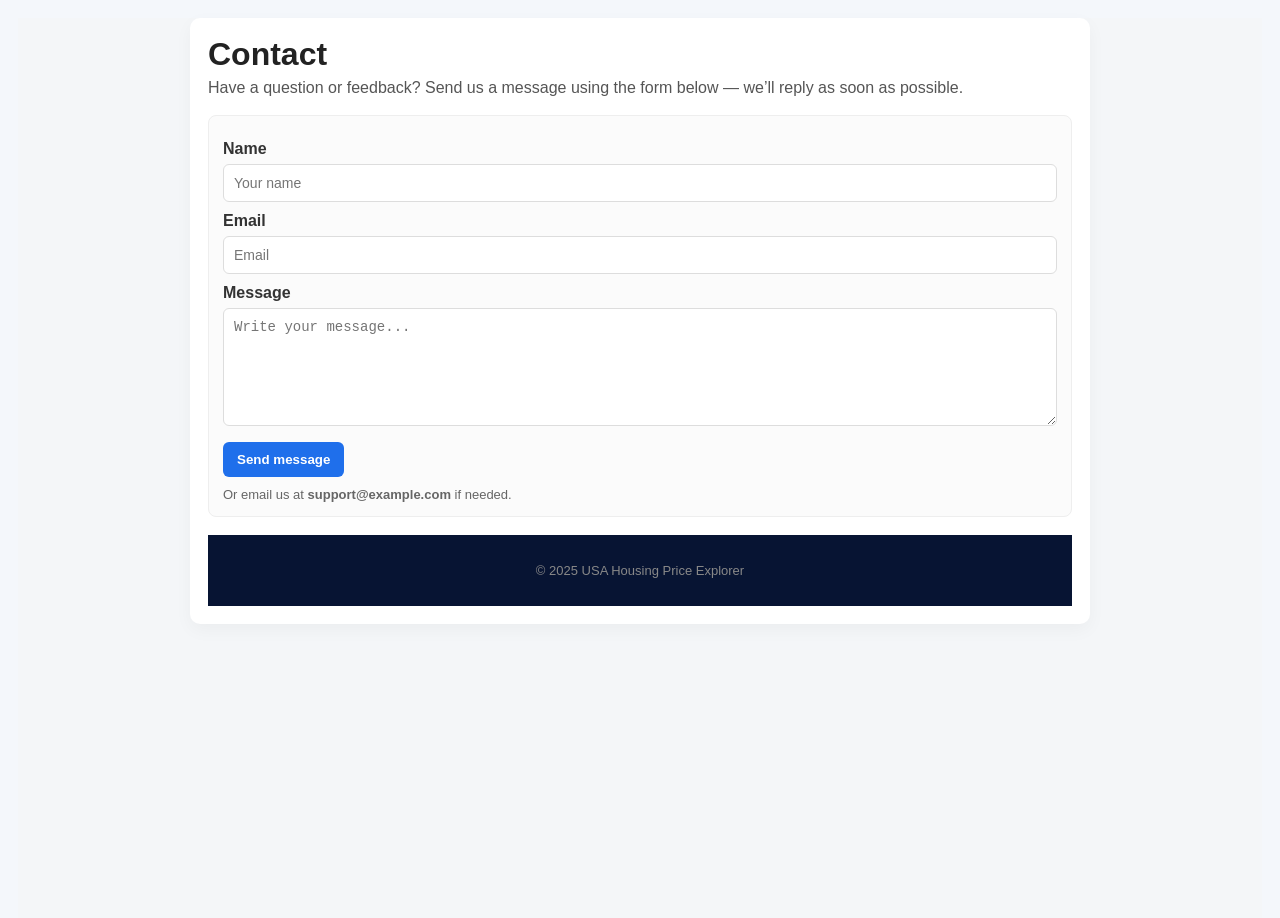
<file: USA2/contact.html>
<!doctype html>
<html lang="en">
<head>
  <meta charset="utf-8" />
  <meta name="viewport" content="width=device-width,initial-scale=1" />
  <title>Contact — USA Housing</title>
  <link rel="stylesheet" href="css/style.css" />
  <style>
    /* Minimal local styles to guarantee nice layout even if css missing */
    body { font-family: Arial, sans-serif; margin: 18px; color: #222; background: #f4f6f8; }
    .container { max-width: 900px; margin: 0 auto; padding: 18px; background:#fff; border-radius:10px; box-shadow:0 6px 18px rgba(0,0,0,0.04); }
    header { margin-bottom: 12px; }
    h1 { margin:0 0 6px; }
    p.lead { margin:0 0 18px; color:#555; }
    form { background: #fbfbfb; padding: 14px; border-radius: 8px; border:1px solid #eee; }
    label { display:block; margin-top:10px; font-weight:600; color:#333; }
    input, textarea { width:100%; padding:10px; margin-top:6px; border-radius:6px; border:1px solid #ddd; box-sizing:border-box; font-size:14px; }
    button { margin-top:12px; padding:10px 14px; border:none; border-radius:6px; background:#1f6feb; color:white; cursor:pointer; font-weight:700; }
    button:disabled { opacity:0.6; cursor:default; }
    #contactMsg { display:none; margin-top:12px; padding:10px; border-radius:6px; }
    .muted { color:#666; font-size:13px; margin-top:10px; }
    footer { margin-top:18px; color:#888; font-size:13px; text-align:center; }
  </style>
</head>
<body>
  <div class="container">
    <header>
      <h1>Contact</h1>
      <p class="lead">Have a question or feedback? Send us a message using the form below — we’ll reply as soon as possible.</p>
    </header>

    <main>
      <form id="contactForm" autocomplete="on" novalidate>
        <label for="name">Name</label>
        <input id="name" name="name" placeholder="Your name" required />

        <label for="email">Email</label>
        <input id="email" name="email" type="email" placeholder="Email" required />

        <label for="message">Message</label>
        <textarea id="message" name="message" rows="6" placeholder="Write your message..." required></textarea>

        <div style="display:flex;gap:12px;align-items:center">
          <button type="submit" id="sendBtn">Send message</button>
          <div id="contactMsg" role="status" aria-live="polite"></div>
        </div>

        <div class="muted">Or email us at <strong>support@example.com</strong> if needed.</div>
      </form>
    </main>

    <footer>© 2025 USA Housing Price Explorer</footer>
  </div>

  <!-- Contact form handler script (keeps same API behaviour) -->
  <script>
  (function () {
    const form = document.getElementById('contactForm');
    const msgEl = document.getElementById('contactMsg');
    const sendBtn = document.getElementById('sendBtn');

    function showMessage(text, isError) {
      msgEl.textContent = text;
      msgEl.style.display = 'block';
      msgEl.style.padding = '10px';
      msgEl.style.borderRadius = '6px';
      msgEl.style.background = isError ? '#ffecec' : '#e8fff3';
      msgEl.style.border = isError ? '1px solid #f5c2c2' : '1px solid #b7f0c8';
      msgEl.style.color = isError ? '#6b0000' : '#084d1d';
    }

    form.addEventListener('submit', async function (e) {
      e.preventDefault();
      sendBtn.disabled = true;

      const name = (document.getElementById('name').value || '').trim();
      const email = (document.getElementById('email').value || '').trim();
      const message = (document.getElementById('message').value || '').trim();

      if (!name || !email || !message) {
        showMessage('Please fill all fields.', true);
        sendBtn.disabled = false;
        return;
      }

      try {
        const resp = await fetch('/api/contact', {
          method: 'POST',
          headers: { 'Content-Type': 'application/json' },
          body: JSON.stringify({ name, email, message })
        });

        let payload = null;
        try { payload = await resp.json(); } catch (err) { /* ignore */ }

        if (resp.ok && (payload && (payload.status === 'ok' || payload.success === true || payload.message))) {
          showMessage('Message sent — thank you!', false);
          form.reset();
        } else {
          console.error('Contact API error', resp.status, payload);
          showMessage('Could not send message — check the server logs.', true);
        }
      } catch (err) {
        console.error('Contact fetch failed', err);
        showMessage('Failed to contact backend. Is the server running?', true);
      } finally {
        sendBtn.disabled = false;
        setTimeout(() => { msgEl.style.display = 'none'; }, 4000);
      }
    });
  })();
  </script>
</body>
</html>
</file>
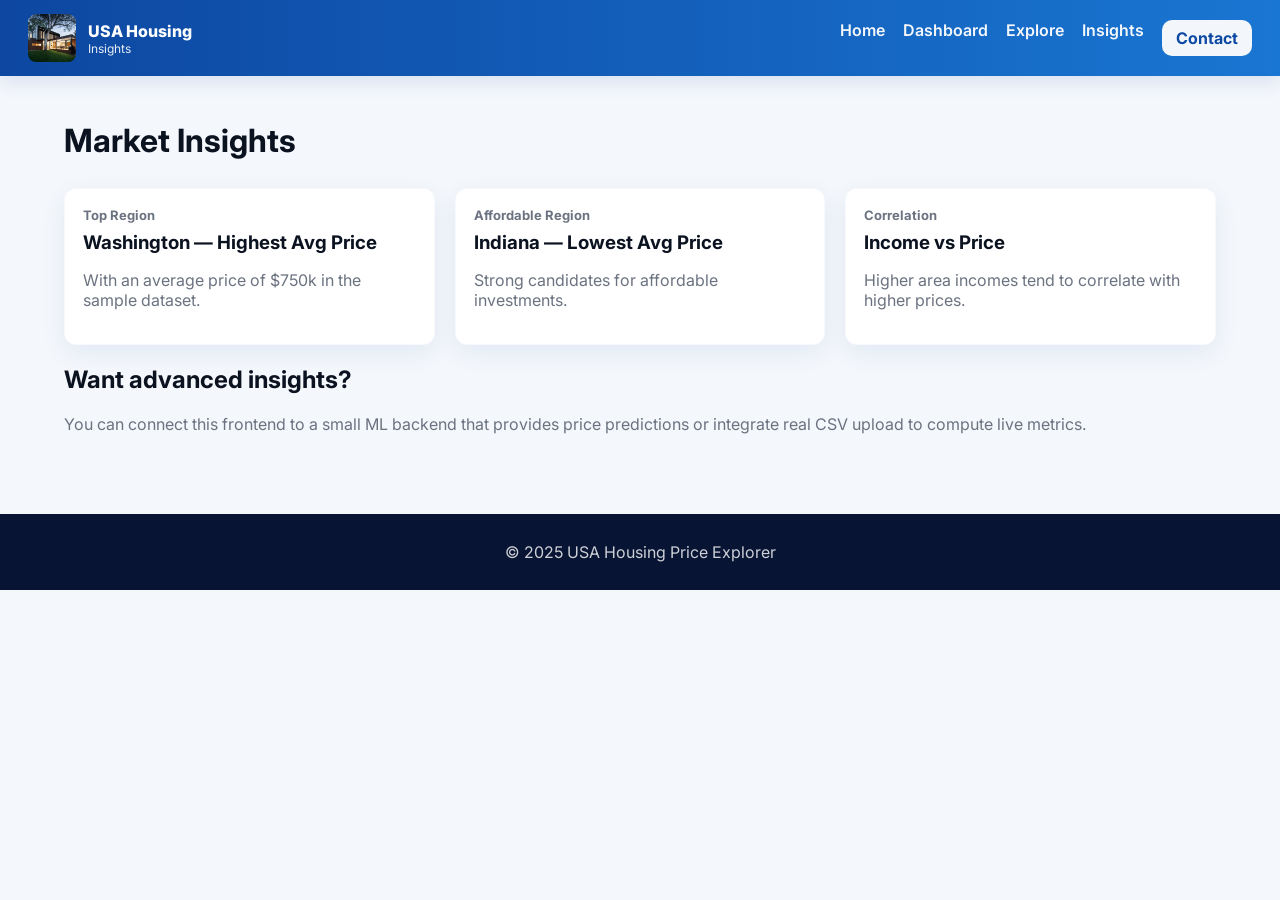
<file: USA2/insights.html>
<!doctype html>
<html>
<head>
  <meta charset="utf-8">
  <title>Insights - USA Housing</title>
  <meta name="viewport" content="width=device-width,initial-scale=1">
  <link rel="stylesheet" href="css/style.css">
</head>
<body>

<nav>
  <div class="brand">
    <img class="logo" src="images/logo.png" alt="logo">
    <div>
      <div style="font-weight:800">USA Housing</div>
      <div style="font-size:12px;opacity:0.9">Insights</div>
    </div>
  </div>

  <div class="links">
    <a href="index.html">Home</a>
    <a href="dashboard.html">Dashboard</a>
    <a href="explore.html">Explore</a>
    <a href="insights.html">Insights</a>
    <a class="cta" href="contact.html">Contact</a>
  </div>
</nav>

<div class="container">
  <h1>Market Insights</h1>
  <div class="row">
    <div class="card">
      <div class="kicker">Top Region</div>
      <h3>Washington — Highest Avg Price</h3>
      <p style="color:var(--muted)">With an average price of $750k in the sample dataset.</p>
    </div>

    <div class="card">
      <div class="kicker">Affordable Region</div>
      <h3>Indiana — Lowest Avg Price</h3>
      <p style="color:var(--muted)">Strong candidates for affordable investments.</p>
    </div>

    <div class="card">
      <div class="kicker">Correlation</div>
      <h3>Income vs Price</h3>
      <p style="color:var(--muted)">Higher area incomes tend to correlate with higher prices.</p>
    </div>
  </div>

  <h2 style="margin-top:20px">Want advanced insights?</h2>
  <p style="color:var(--muted)">You can connect this frontend to a small ML backend that provides price predictions or integrate real CSV upload to compute live metrics.</p>
</div>

<footer>
  © 2025 USA Housing Price Explorer
</footer>

</body>
</html>
</file>
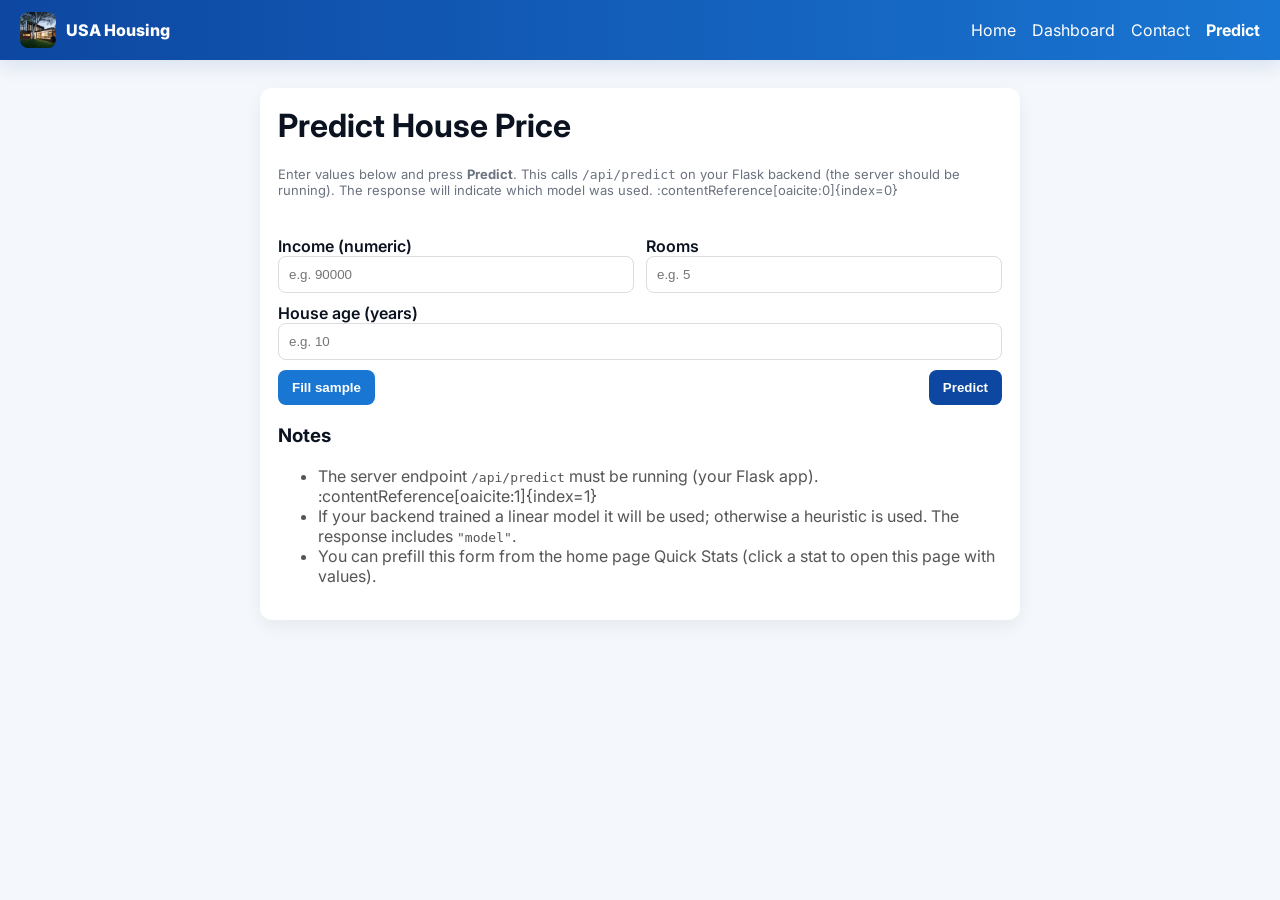
<file: USA2/predict.html>
<!doctype html>
<html lang="en">
<head>
  <meta charset="utf-8" />
  <meta name="viewport" content="width=device-width,initial-scale=1" />
  <title>Predict Price — USA Housing</title>
  <link rel="stylesheet" href="css/style.css" />
  <style>
    /* local styles */
    .predict-wrap { max-width:760px; margin:28px auto; padding:18px; background:white; border-radius:12px; box-shadow:0 6px 18px rgba(0,0,0,0.06); }
    .row { display:grid; grid-template-columns: 1fr 1fr; gap:12px; }
    label { display:block; margin-top:10px; font-weight:600; }
    input[type="number"], input[type="text"] { padding:10px; border-radius:8px; border:1px solid #ddd; width:100%; box-sizing:border-box; }
    /* Button row: sample on left, predict on right */
    .button-row { display:flex; gap:12px; align-items:center; justify-content:space-between; margin-top:10px; }
    .button-left { display:flex; gap:12px; }
    button { padding:10px 14px; border:none; border-radius:8px; cursor:pointer; font-weight:700; }
    #predictBtn { background:#0d47a1; color:white; }
    #fillSample { background:#1976d2; color:white; }
    /* make predict visually separate on the right */
    .result { margin-top:18px; padding:12px; border-radius:8px; background:#e8fff3; border:1px solid #dff5e8; }
    .error { background:#ffe6e6; border:1px solid #f5c2c2; }
    .hint { color:#6b7280; font-size:13px; margin-top:6px; }
    @media (max-width:700px) { .row { grid-template-columns: 1fr; } .button-row { flex-direction:column-reverse; align-items:stretch } }
  </style>
</head>
<body>
  <nav style="padding:12px 20px;background:linear-gradient(90deg,#0d47a1,#1976d2);color:white;display:flex;justify-content:space-between;align-items:center">
    <div style="display:flex;gap:10px;align-items:center">
      <img src="images/logo.png" alt="logo" style="width:36px;height:36px;border-radius:8px;object-fit:cover">
      <div style="font-weight:800">USA Housing</div>
    </div>
    <div>
      <a href="index.html" style="color:white;margin-right:12px">Home</a>
      <a href="dashboard.html" style="color:white;margin-right:12px">Dashboard</a>
      <a href="contact.html" style="color:white;margin-right:12px">Contact</a>
      <a href="predict.html" style="color:white;font-weight:700">Predict</a>
    </div>
  </nav>

  <main class="predict-wrap">
    <h1 style="margin-top:0">Predict House Price</h1>

    <p class="hint">Enter values below and press <strong>Predict</strong>. This calls <code>/api/predict</code> on your Flask backend (the server should be running). The response will indicate which model was used. :contentReference[oaicite:0]{index=0}</p>

    <form id="predictForm" autocomplete="on">
      <div class="row">
        <div>
          <label for="income">Income (numeric)</label>
          <input id="income" name="income" type="number" step="any" placeholder="e.g. 90000" required />
        </div>

        <div>
          <label for="rooms">Rooms</label>
          <input id="rooms" name="rooms" type="number" step="1" placeholder="e.g. 5" required />
        </div>
      </div>

      <div>
        <label for="age">House age (years)</label>
        <input id="age" name="age" type="number" step="1" placeholder="e.g. 10" required />
      </div>

      <div class="button-row">
        <div class="button-left">
          <button type="button" id="fillSample">Fill sample</button>
        </div>

        <div style="text-align:right">
          <button type="submit" id="predictBtn">Predict</button>
        </div>
      </div>

      <div id="predictResult" class="result" style="display:none" aria-live="polite"></div>
    </form>

    <section style="margin-top:18px">
      <h3>Notes</h3>
      <ul style="color:#555">
        <li>The server endpoint <code>/api/predict</code> must be running (your Flask app). :contentReference[oaicite:1]{index=1}</li>
        <li>If your backend trained a linear model it will be used; otherwise a heuristic is used. The response includes <code>"model"</code>.</li>
        <li>You can prefill this form from the home page Quick Stats (click a stat to open this page with values).</li>
      </ul>
    </section>
  </main>

  <script>
  (function(){
    // Prefill from query params if present
    function getQuery() {
      const q = {};
      location.search.slice(1).split('&').forEach(p => {
        if (!p) return;
        const [k,v] = p.split('=');
        q[decodeURIComponent(k)] = decodeURIComponent(v || '');
      });
      return q;
    }
    const q = getQuery();
    if (q.income) document.getElementById('income').value = q.income;
    if (q.rooms)  document.getElementById('rooms').value = q.rooms;
    if (q.age)    document.getElementById('age').value = q.age;

    const form = document.getElementById('predictForm');
    const btn = document.getElementById('predictBtn');
    const res = document.getElementById('predictResult');
    const fillBtn = document.getElementById('fillSample');

    fillBtn.addEventListener('click', () => {
      document.getElementById('income').value = 90000;
      document.getElementById('rooms').value = 5;
      document.getElementById('age').value = 10;
    });

    form.addEventListener('submit', async (e) => {
      e.preventDefault();
      btn.disabled = true;
      res.style.display = 'none';
      res.classList.remove('error');
      res.textContent = '';

      const income = parseFloat(document.getElementById('income').value);
      const rooms = parseInt(document.getElementById('rooms').value, 10);
      const age = parseInt(document.getElementById('age').value, 10);

      if (Number.isNaN(income) || Number.isNaN(rooms) || Number.isNaN(age)) {
        res.style.display = 'block';
        res.classList.add('error');
        res.textContent = 'Please enter valid numeric values.';
        btn.disabled = false;
        return;
      }

      try {
        const resp = await fetch('/api/predict', {
          method: 'POST',
          headers: { 'Content-Type': 'application/json' },
          body: JSON.stringify({ income, rooms, age })
        });

        const payload = await resp.json();

        if (!resp.ok) {
          res.style.display = 'block';
          res.classList.add('error');
          res.textContent = 'Server error: ' + (payload.error || resp.statusText || 'unknown');
          btn.disabled = false;
          return;
        }

        const predicted = payload.predicted_price ?? payload.prediction ?? null;
        const model = payload.model ?? payload.model_used ?? 'unknown';
        res.style.display = 'block';
        res.classList.remove('error');
        res.innerHTML = `
          <div><strong>Predicted price:</strong> ${predicted !== null ? ('$' + Number(predicted).toLocaleString()) : 'N/A'}</div>
          <div style="margin-top:6px;color:#555"><strong>Model:</strong> ${model}</div>
          <pre style="margin-top:8px;color:#333;background:#fff;padding:8px;border-radius:6px;border:1px solid #eee">${JSON.stringify(payload,null,2)}</pre>
        `;
      } catch (err) {
        res.style.display = 'block';
        res.classList.add('error');
        res.textContent = 'Request failed. Is the server running?';
        console.error(err);
      } finally {
        btn.disabled = false;
      }
    });
  })();
  </script>
</body>
</html>
</file>
<file: USA2/css/style.css>
/* style.css - professional UI */
@import url('https://fonts.googleapis.com/css2?family=Inter:wght@300;400;600;700;800&display=swap');

:root{
  --primary:#0d47a1;
  --accent:#1976d2;
  --muted:#6b7280;
  --card:#ffffff;
  --bg:#f4f7fb;
  --glass: rgba(255,255,255,0.6);
  --radius:14px;
  --shadow: 0 8px 24px rgba(13,71,161,0.08);
}

*{box-sizing:border-box}
html,body{height:100%;margin:0;font-family:Inter,system-ui,Arial,sans-serif;background:var(--bg);color:#0b1220}
a{color:inherit;text-decoration:none}
.container{max-width:1200px;margin:0 auto;padding:24px}

/* NAV */
nav {
  display:flex;align-items:center;justify-content:space-between;
  padding:14px 28px;background:linear-gradient(90deg,var(--primary),var(--accent));
  color:white;box-shadow:0 6px 18px rgba(13,71,161,0.12);
}
nav .brand{display:flex;align-items:center;gap:12px}
nav img.logo{width:48px;height:48px;border-radius:8px;object-fit:cover}
nav .links{display:flex;gap:18px;font-weight:600}
nav .links a{opacity:0.95}
nav .cta{background:white;color:var(--primary);padding:8px 14px;border-radius:10px;font-weight:700}

/* HERO */
.hero{
  height:60vh;background-image:linear-gradient(rgba(4,9,30,0.30),rgba(4,9,30,0.30)), url('../images/home-bg.jpg');
  background-size:cover;background-position:center;display:flex;align-items:center;color:white;
}
.hero .hero-inner{max-width:1100px;margin:0 auto;padding:48px;display:flex;gap:32px;align-items:center}
.hero h1{font-size:44px;margin:0 0 10px;line-height:1.02}
.hero p{color:rgba(255,255,255,0.9);margin:0 0 18px}
.hero .actions{display:flex;gap:12px}

/* GRID CARDS */
.row{display:grid;grid-template-columns:repeat(3,1fr);gap:20px;margin-top:28px}
.card{background:var(--card);padding:18px;border-radius:12px;box-shadow:var(--shadow);border:1px solid rgba(13,71,161,0.03)}
.card .kicker{font-size:13px;color:var(--muted);font-weight:700;margin-bottom:8px}
.card h3{margin:0 0 10px}

/* EXPLORE CARDS */
.explore-grid{display:grid;grid-template-columns:repeat(auto-fit,minmax(240px,1fr));gap:20px;margin-top:18px}
.house-card{background:white;border-radius:12px;overflow:hidden;box-shadow:0 10px 30px rgba(2,6,23,0.06);border:1px solid rgba(11,18,32,0.03)}
.house-card img{width:100%;height:170px;object-fit:cover;display:block}
.house-card .meta{padding:12px}
.tag{display:inline-block;background:var(--bg);padding:6px 8px;border-radius:8px;font-weight:600;color:var(--muted);margin-right:8px}

/* FOOTER */
footer{padding:28px;background:#071433;color:rgba(255,255,255,0.8);margin-top:40px;text-align:center}

/* RESPONSIVE */
@media (max-width:980px){
  .row{grid-template-columns:repeat(2,1fr)}
  .hero h1{font-size:34px}
}
@media (max-width:640px){
  nav .links{display:none}
  .hero{height:52vh}
  .row{grid-template-columns:1fr}
}
</file>
